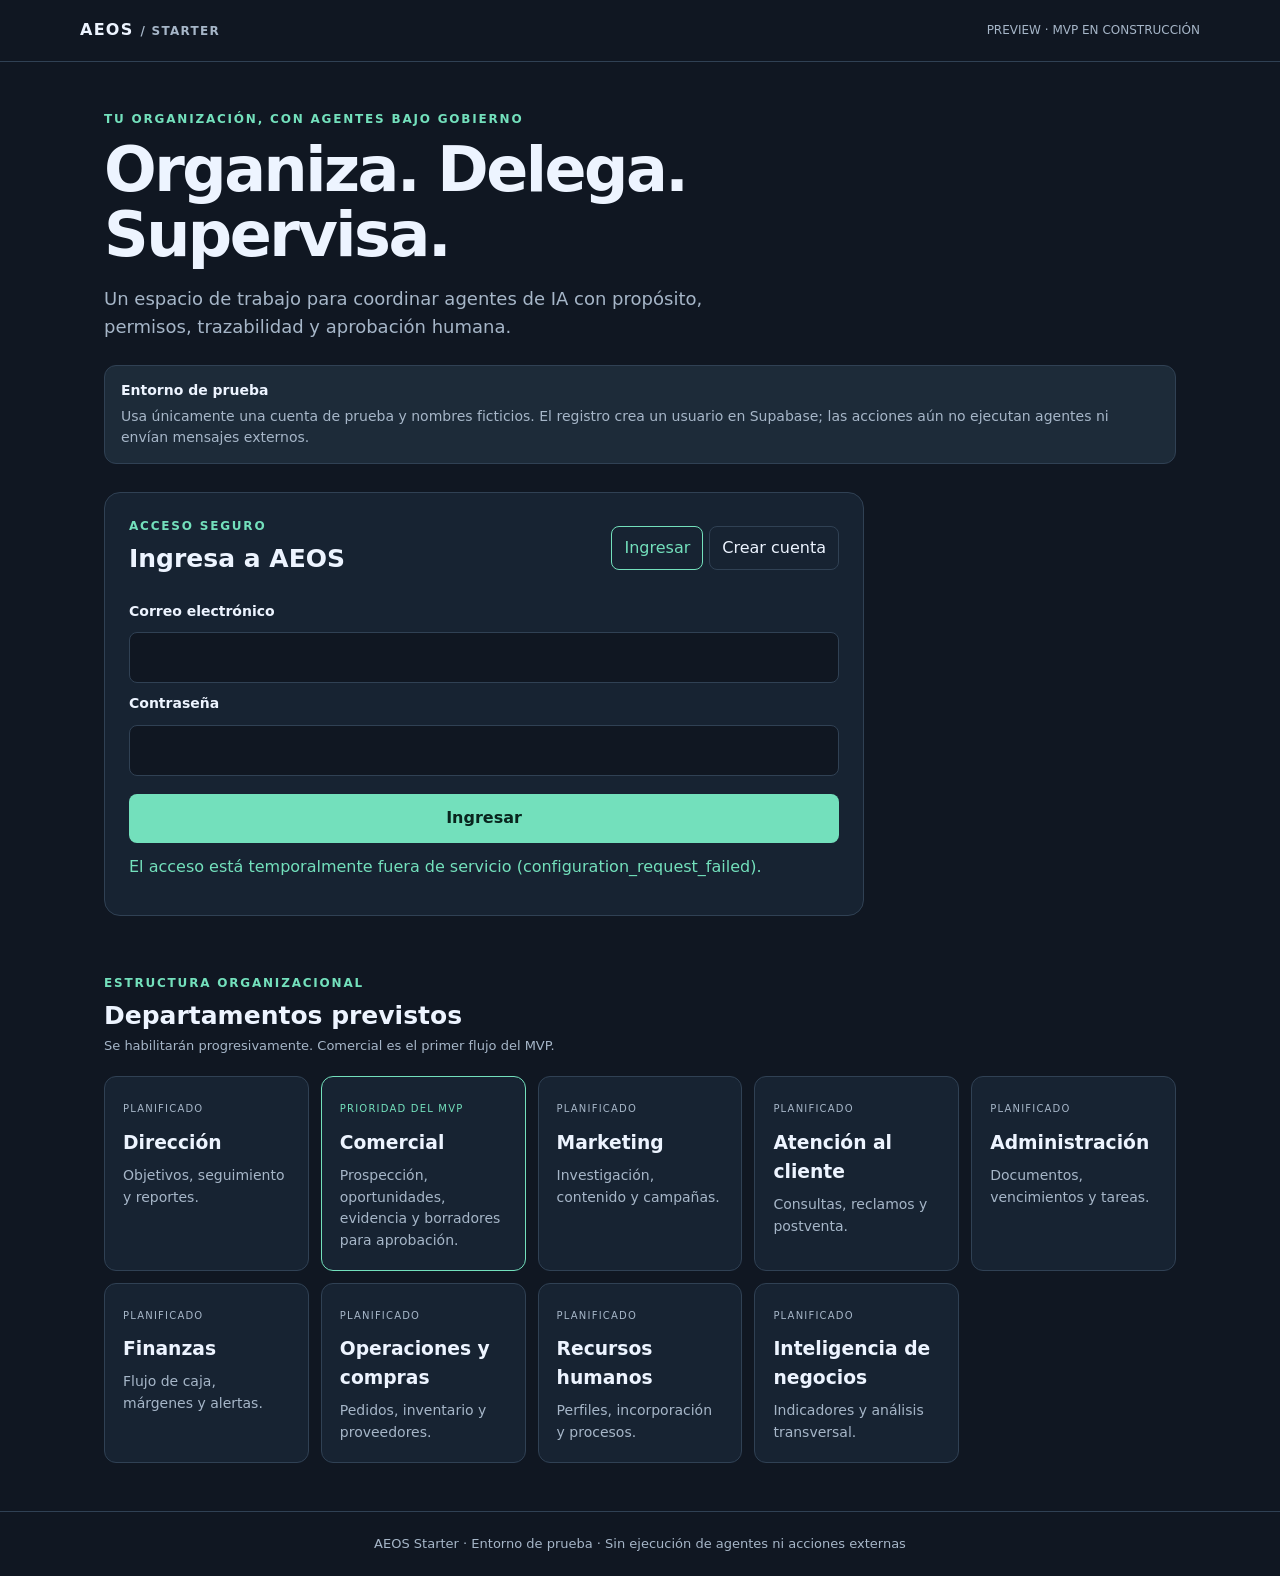
<file: spikes/starter_s0_03/preview/index.html>
<!doctype html>
<html lang="es">
<head>
  <meta charset="utf-8">
  <meta name="viewport" content="width=device-width, initial-scale=1">
  <meta name="robots" content="noindex,nofollow">
  <meta name="description" content="Vista preliminar de AEOS Starter">
  <title>AEOS Starter | Espacio de trabajo</title>
  <link rel="stylesheet" href="./styles.css">
  <script src="./runtime-config.js" defer></script>
  <script src="./app.js" defer></script>
</head>
<body>
  <header class="topbar">
    <a class="brand" href="/" aria-label="AEOS Starter inicio">AEOS <span>/ STARTER</span></a>
    <span class="tag">PREVIEW · MVP EN CONSTRUCCIÓN</span>
  </header>
  <main class="shell">
    <section class="intro">
      <p class="eyebrow">TU ORGANIZACIÓN, CON AGENTES BAJO GOBIERNO</p>
      <h1>Organiza. Delega. Supervisa.</h1>
      <p class="lead">Un espacio de trabajo para coordinar agentes de IA con propósito, permisos, trazabilidad y aprobación humana.</p>
    </section>
    <aside class="notice">
      <strong>Entorno de prueba</strong>
      <span>Usa únicamente una cuenta de prueba y nombres ficticios. El registro crea un usuario en Supabase; las acciones aún no ejecutan agentes ni envían mensajes externos.</span>
    </aside>
    <section id="auth-panel" class="panel" aria-labelledby="auth-title">
      <div class="panel-heading">
        <div><p class="eyebrow">ACCESO SEGURO</p><h2 id="auth-title">Ingresa a AEOS</h2></div>
        <div class="tabs" role="group" aria-label="Tipo de acceso">
          <button class="tab" type="button" data-auth-mode="login" aria-pressed="true">Ingresar</button>
          <button class="tab" type="button" data-auth-mode="signup" aria-pressed="false">Crear cuenta</button>
        </div>
      </div>
      <form id="login-form" class="form" autocomplete="on">
        <label for="login-email">Correo electrónico</label>
        <input id="login-email" name="email" type="email" autocomplete="email" required maxlength="254">
        <label for="login-password">Contraseña</label>
        <input id="login-password" name="password" type="password" autocomplete="current-password" required minlength="1" maxlength="128">
        <button class="primary" type="submit">Ingresar</button>
      </form>
      <form id="signup-form" class="form" autocomplete="on" hidden>
        <label for="signup-email">Correo electrónico</label>
        <input id="signup-email" name="email" type="email" autocomplete="email" required maxlength="254">
        <label for="signup-password">Contraseña (mínimo 12 caracteres)</label>
        <input id="signup-password" name="password" type="password" autocomplete="new-password" required minlength="12" maxlength="128">
        <button class="primary" type="submit">Crear cuenta de prueba</button>
        <p class="hint">Si Supabase solicita confirmar el correo, recibirás un mensaje de verificación.</p>
      </form>
      <p id="status" class="status" role="status" aria-live="polite"></p>
    </section>
    <section id="workspace-panel" class="panel" aria-labelledby="workspace-title" hidden>
      <div class="panel-heading">
        <div><p class="eyebrow">ESPACIO DE TRABAJO</p><h2 id="workspace-title">Mis organizaciones</h2></div>
        <button id="logout-button" class="secondary" type="button">Cerrar sesión</button>
      </div>
      <form id="organization-form" class="form">
        <label for="organization-name">Nombre de la organización</label>
        <div class="inline-form">
          <input id="organization-name" name="name" type="text" required minlength="2" maxlength="120" autocomplete="organization" placeholder="Ej.: Empresa Demo">
          <button class="primary" type="submit">Crear organización</button>
        </div>
        <p class="hint">La cuenta que la crea queda como propietaria. Usa un nombre ficticio para esta prueba.</p>
      </form>
      <div id="organization-list" class="organization-list" aria-live="polite"></div>
      <p id="workspace-status" class="status" role="status" aria-live="polite"></p>
    </section>
    <section class="catalog" aria-labelledby="catalog-title">
      <p class="eyebrow">ESTRUCTURA ORGANIZACIONAL</p>
      <h2 id="catalog-title">Departamentos previstos</h2>
      <p class="hint">Se habilitarán progresivamente. Comercial es el primer flujo del MVP.</p>
      <div class="catalog-grid">
        <article class="department"><span>PLANIFICADO</span><h3>Dirección</h3><p>Objetivos, seguimiento y reportes.</p></article>
        <article class="department active"><span>PRIORIDAD DEL MVP</span><h3>Comercial</h3><p>Prospección, oportunidades, evidencia y borradores para aprobación.</p></article>
        <article class="department"><span>PLANIFICADO</span><h3>Marketing</h3><p>Investigación, contenido y campañas.</p></article>
        <article class="department"><span>PLANIFICADO</span><h3>Atención al cliente</h3><p>Consultas, reclamos y postventa.</p></article>
        <article class="department"><span>PLANIFICADO</span><h3>Administración</h3><p>Documentos, vencimientos y tareas.</p></article>
        <article class="department"><span>PLANIFICADO</span><h3>Finanzas</h3><p>Flujo de caja, márgenes y alertas.</p></article>
        <article class="department"><span>PLANIFICADO</span><h3>Operaciones y compras</h3><p>Pedidos, inventario y proveedores.</p></article>
        <article class="department"><span>PLANIFICADO</span><h3>Recursos humanos</h3><p>Perfiles, incorporación y procesos.</p></article>
        <article class="department"><span>PLANIFICADO</span><h3>Inteligencia de negocios</h3><p>Indicadores y análisis transversal.</p></article>
      </div>
    </section>
  </main>
  <footer>AEOS Starter · Entorno de prueba · Sin ejecución de agentes ni acciones externas</footer>
</body>
</html>
</file>
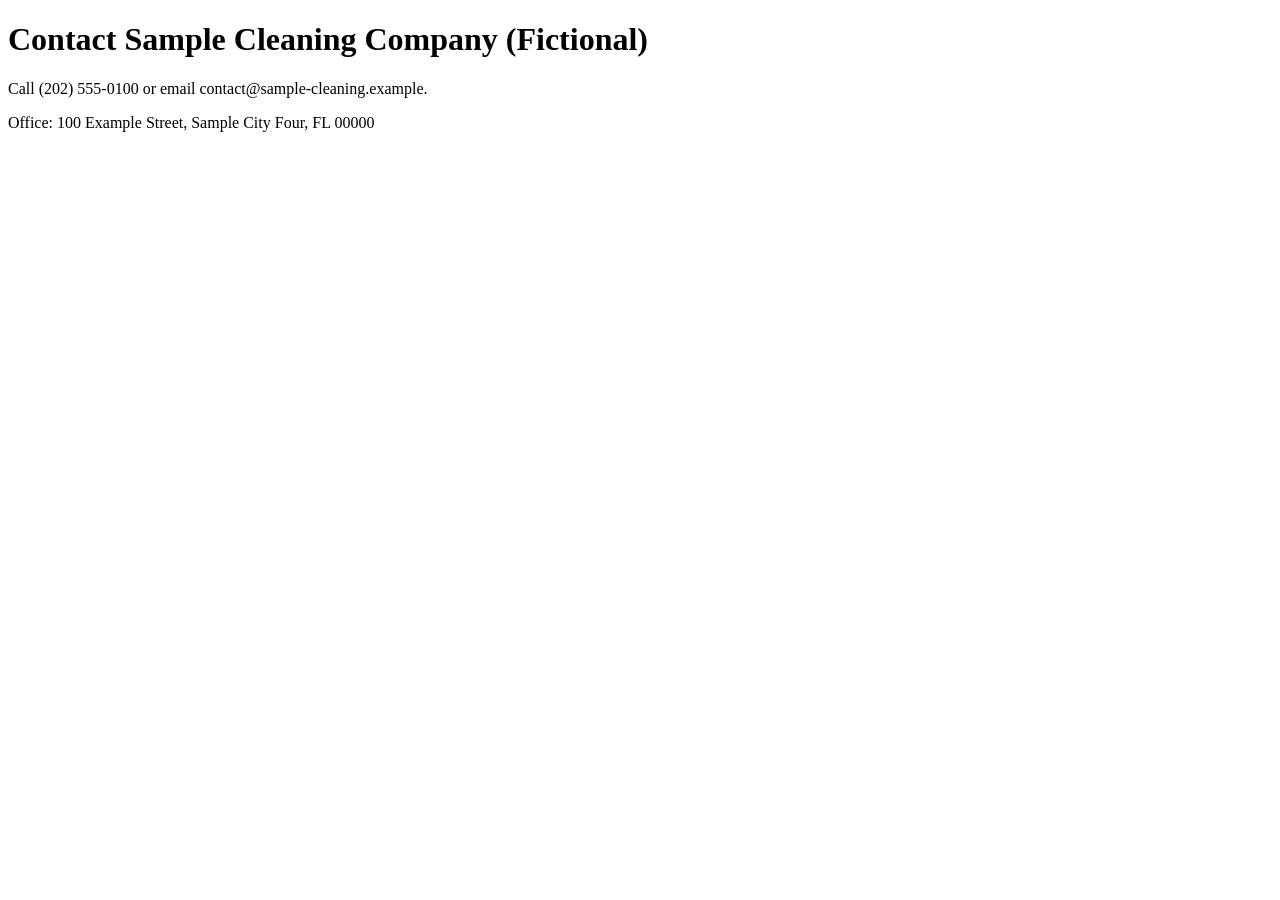
<file: tests/unit/live/fixtures/website/contact.html>
<!doctype html>
<html><head><title>Contact</title></head><body>
<h1>Contact Sample Cleaning Company (Fictional)</h1>
<p>Call (202) 555-0100 or email contact@sample-cleaning.example.</p>
<p>Office: 100 Example Street, Sample City Four, FL 00000</p>
</body></html>
</file>
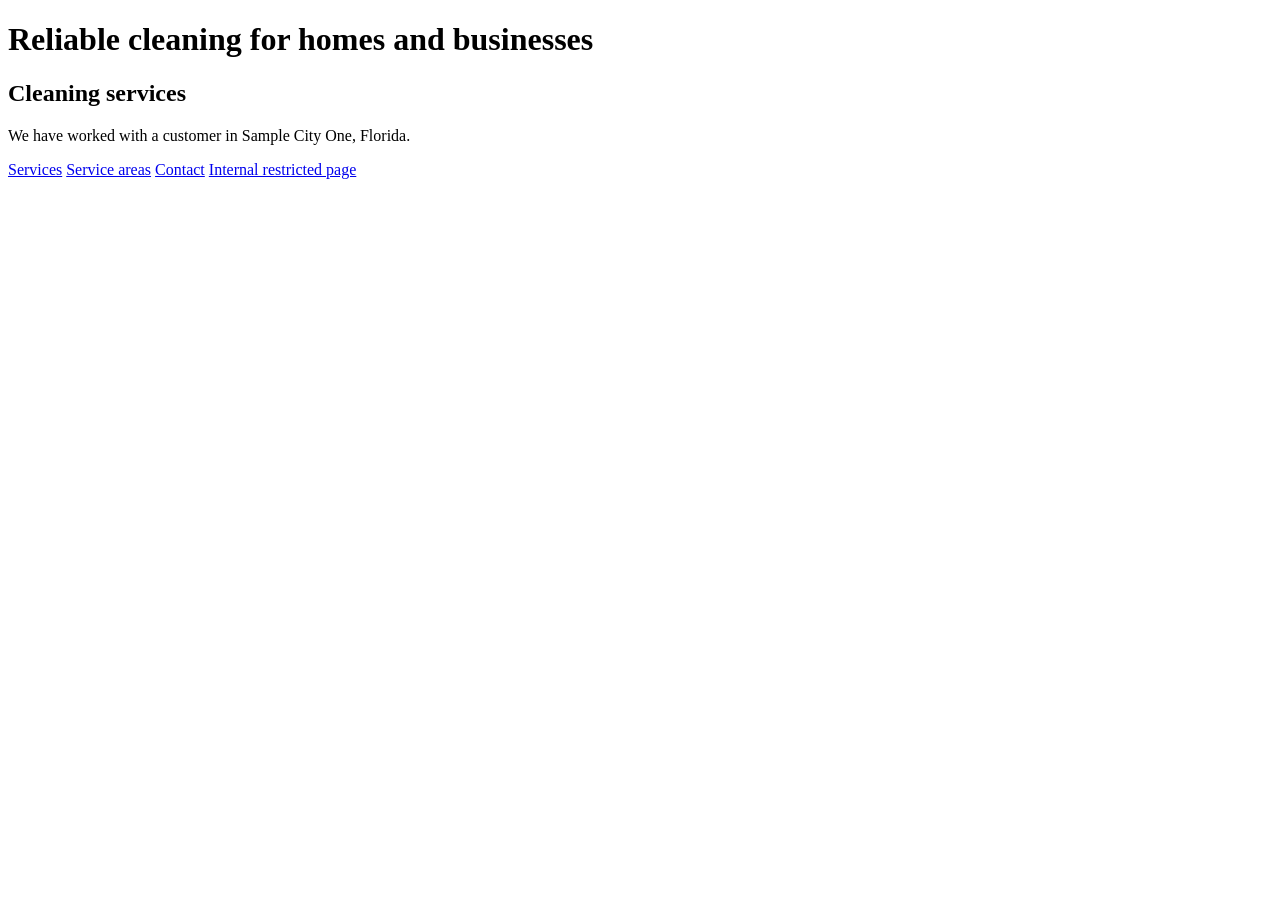
<file: tests/unit/live/fixtures/website/home.html>
<!doctype html>
<html>
<head>
  <title>Sample Cleaning Company (Fictional) | Cleaning</title>
  <meta name="description" content="Residential and commercial cleaning in Florida." />
  <meta property="og:site_name" content="Sample Cleaning Company (Fictional)" />
</head>
<body>
  <h1>Reliable cleaning for homes and businesses</h1>
  <h2>Cleaning services</h2>
  <p>We have worked with a customer in Sample City One, Florida.</p>
  <a href="/services">Services</a>
  <a href="/service-areas">Service areas</a>
  <a href="/contact">Contact</a>
  <a href="/private/locations">Internal restricted page</a>
</body>
</html>
</file>
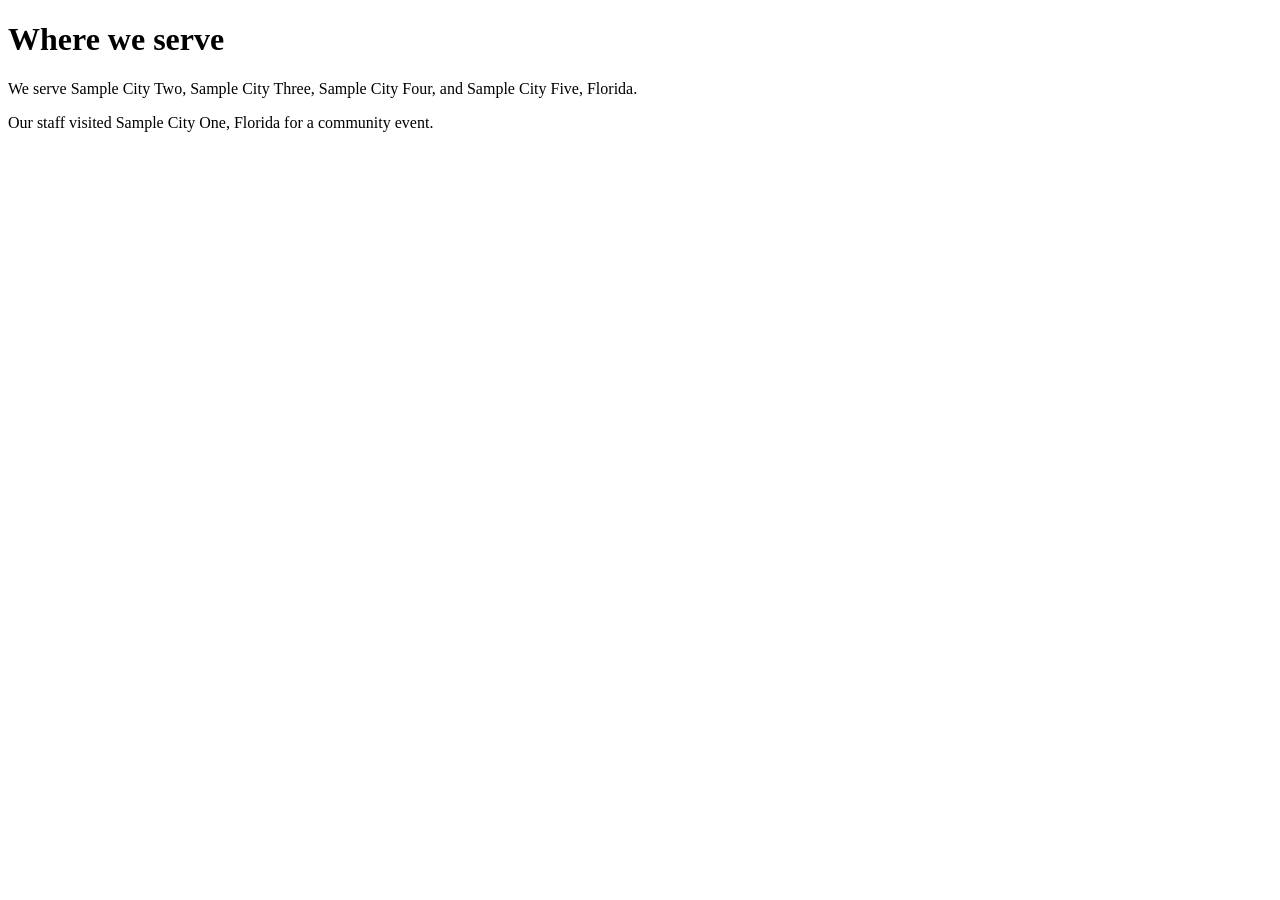
<file: tests/unit/live/fixtures/website/service-areas.html>
<!doctype html>
<html><head><title>Service areas</title></head><body>
<h1>Where we serve</h1>
<p>We serve Sample City Two, Sample City Three, Sample City Four, and Sample City Five, Florida.</p>
<p>Our staff visited Sample City One, Florida for a community event.</p>
</body></html>
</file>
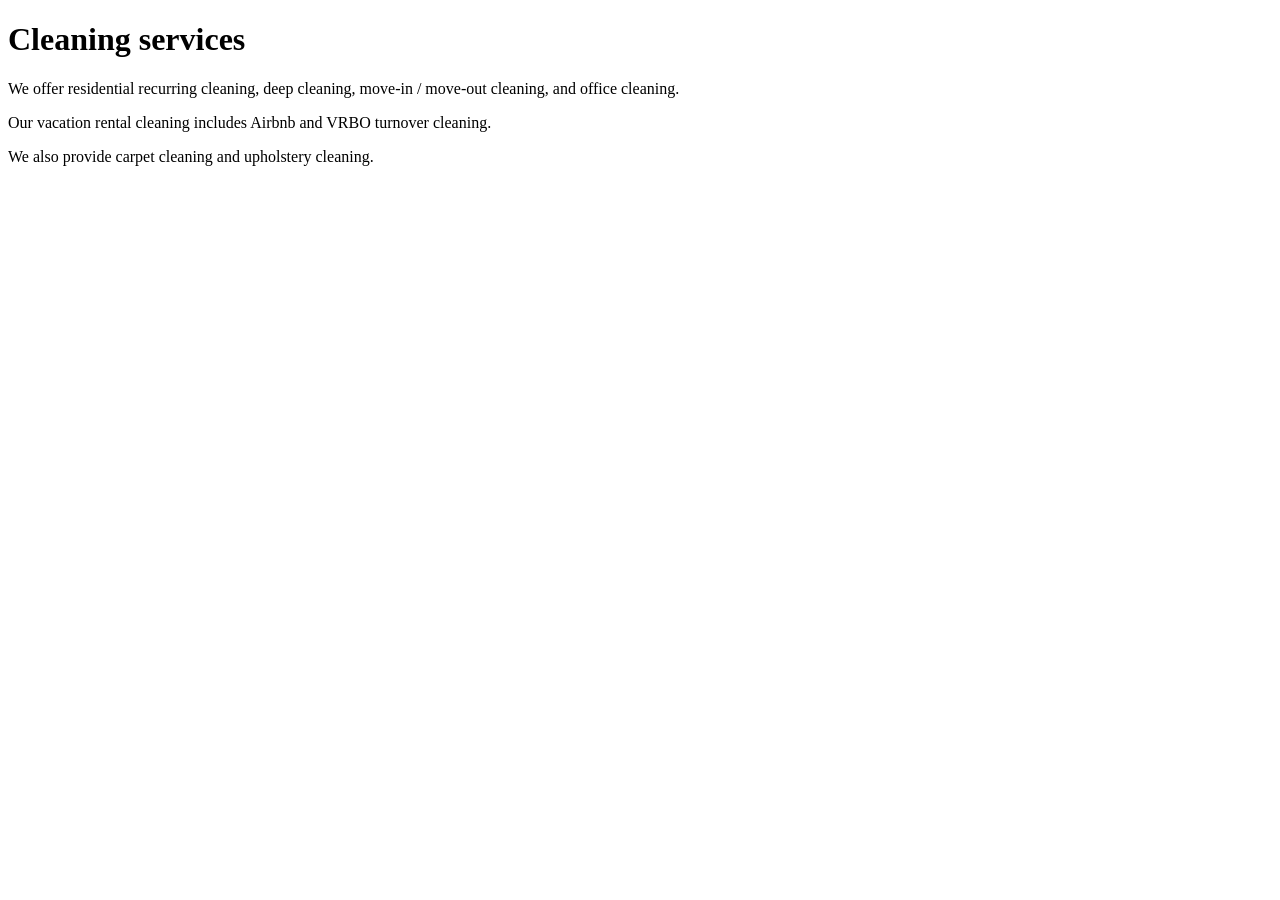
<file: tests/unit/live/fixtures/website/services.html>
<!doctype html>
<html><head><title>Services</title></head><body>
<h1>Cleaning services</h1>
<p>We offer residential recurring cleaning, deep cleaning, move-in / move-out cleaning, and office cleaning.</p>
<p>Our vacation rental cleaning includes Airbnb and VRBO turnover cleaning.</p>
<p>We also provide carpet cleaning and upholstery cleaning.</p>
<script type="application/ld+json">
{
  "@context": "https://schema.org",
  "@type": "CleaningService",
  "name": "Sample Cleaning Company (Fictional)",
  "telephone": "+1-202-555-0100",
  "email": "contact@sample-cleaning.example",
  "address": {
    "@type": "PostalAddress",
    "streetAddress": "100 Example Street",
    "addressLocality": "Sample City Four",
    "addressRegion": "FL",
    "postalCode": "00000"
  },
  "areaServed": [
    {"@type": "City", "name": "Sample City Two", "addressRegion": "FL"},
    {"@type": "City", "name": "Sample City Three", "addressRegion": "FL"}
  ],
  "serviceType": ["Residential cleaning", "Deep cleaning"],
  "openingHours": ["Mo-Fr 08:00-18:00"],
  "sameAs": ["https://www.facebook.com/sample-cleaning"],
  "geo": {"@type": "GeoCoordinates", "latitude": 27.12, "longitude": -82.45}
}
</script>
</body></html>
</file>
<file: spikes/starter_s0_03/preview/styles.css>
:root{color-scheme:dark;--bg:#101722;--card:#172332;--line:#304154;--text:#edf4ff;--muted:#a6b6c8;--accent:#73e0bc;--danger:#ffb2a9}*{box-sizing:border-box}body{margin:0;background:var(--bg);color:var(--text);font:16px/1.55 system-ui,-apple-system,BlinkMacSystemFont,"Segoe UI",sans-serif}.topbar{border-bottom:1px solid var(--line);padding:18px max(24px,calc((100vw - 1120px)/2));display:flex;align-items:center;justify-content:space-between}.brand{font-weight:800;letter-spacing:.08em;color:var(--text);text-decoration:none}.brand span,.tag{color:var(--muted);font-size:12px}.shell{max-width:1120px;margin:auto;padding:48px 24px}.intro{max-width:760px}.eyebrow{font-size:12px;letter-spacing:.15em;color:var(--accent);font-weight:700;margin:0 0 8px}h1{font-size:clamp(36px,6vw,62px);line-height:1.04;margin:10px 0 18px;letter-spacing:-.04em}h2{font-size:25px;line-height:1.2;margin:5px 0}.lead{color:var(--muted);font-size:18px;max-width:660px}.notice{display:flex;flex-direction:column;gap:4px;background:#1d2b39;border:1px solid var(--line);border-radius:12px;padding:14px 16px;margin:24px 0;color:var(--muted);font-size:14px}.notice strong{color:var(--text)}.panel{background:var(--card);border:1px solid var(--line);border-radius:16px;padding:24px;margin:28px 0;max-width:760px}.panel-heading{display:flex;align-items:center;justify-content:space-between;gap:18px;margin-bottom:22px}.tabs{display:flex;gap:6px}.tab,.secondary{border:1px solid var(--line);background:transparent;color:var(--text);border-radius:8px;padding:9px 12px;font:inherit;cursor:pointer}.tab[aria-pressed=true]{border-color:var(--accent);color:var(--accent)}.form{display:grid;gap:10px}.form label{font-weight:650;font-size:14px}.form input{width:100%;background:#101722;color:var(--text);border:1px solid var(--line);border-radius:8px;padding:12px;font:inherit}.form input:focus-visible,button:focus-visible,a:focus-visible{outline:2px solid var(--accent);outline-offset:2px}.primary{border:0;background:var(--accent);color:#09251e;border-radius:8px;padding:12px 16px;font:inherit;font-weight:750;cursor:pointer;margin-top:8px}.primary:disabled,.secondary:disabled,.tab:disabled{opacity:.6;cursor:wait}.hint{color:var(--muted);font-size:13px;margin:0}.status{min-height:24px;margin:12px 0;color:var(--accent)}.status[data-kind=error]{color:var(--danger)}.inline-form{display:flex;gap:10px}.inline-form .primary{margin-top:0;white-space:nowrap}.organization-list{display:grid;gap:10px;margin-top:18px}.organization-item{border:1px solid var(--line);border-radius:10px;padding:14px 16px;display:flex;justify-content:space-between;gap:12px}.organization-item p{margin:0;color:var(--muted);font-size:13px}.catalog{margin-top:58px}.catalog-grid{display:grid;grid-template-columns:repeat(auto-fit,minmax(200px,1fr));gap:12px;margin-top:20px}.department{background:var(--card);border:1px solid var(--line);border-radius:12px;padding:18px}.department span{font-size:10px;letter-spacing:.12em;color:var(--muted)}.department h3{margin:8px 0}.department p{color:var(--muted);font-size:14px;margin:0}.department.active{border-color:var(--accent)}.department.active span{color:var(--accent)}footer{border-top:1px solid var(--line);padding:22px;text-align:center;color:var(--muted);font-size:13px}a{color:var(--accent)}[hidden]{display:none!important}@media(max-width:620px){.shell{padding:36px 18px}.topbar{padding:16px 18px}.panel{padding:18px}.panel-heading{align-items:flex-start;flex-direction:column}.inline-form{flex-direction:column}.organization-item{align-items:flex-start;flex-direction:column}}
</file>
